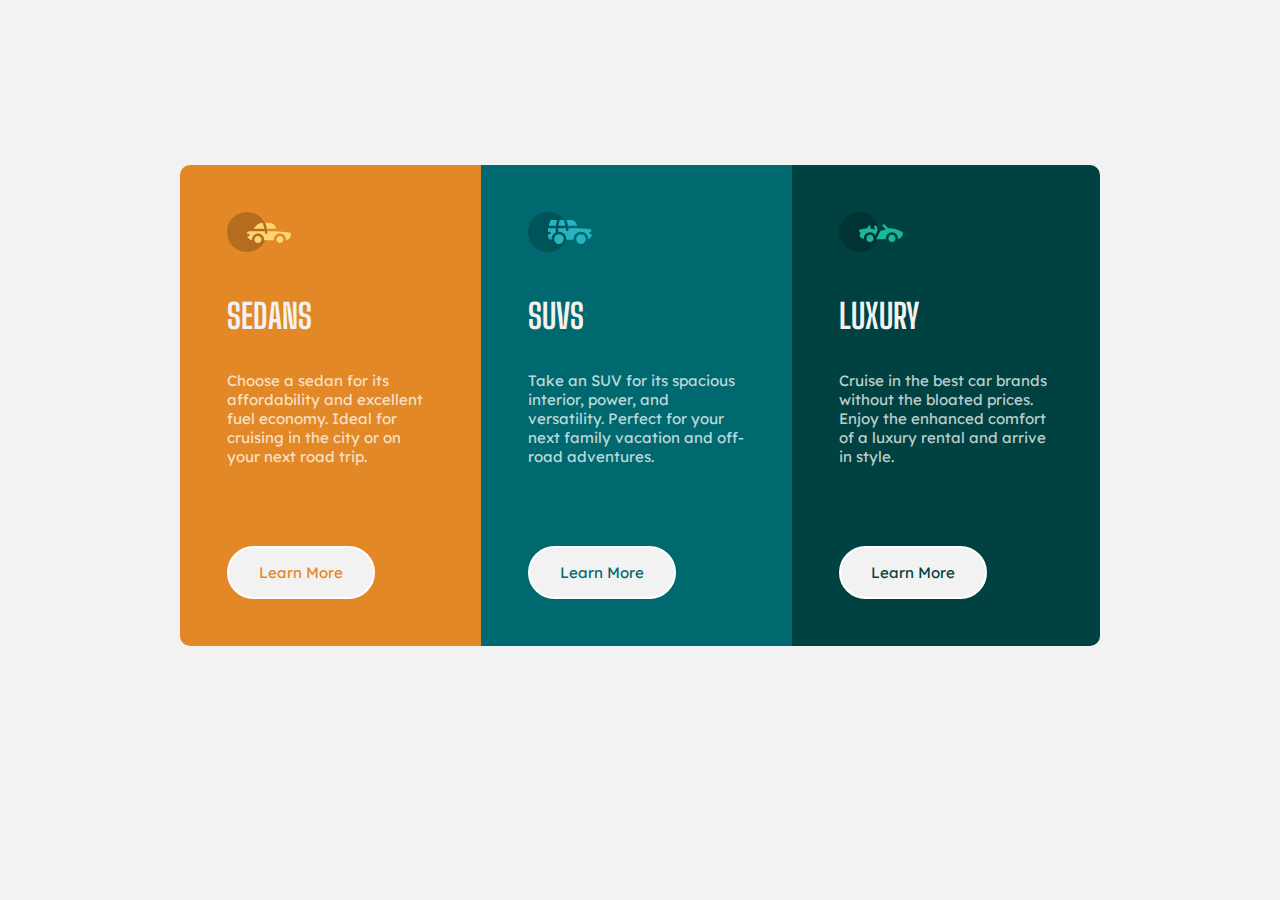
<file: 3-column-preview-card-component-main/index.html>
<!DOCTYPE html>
<html lang="en">
    <head>
        <meta charset="UTF-8" />
        <meta name="viewport" content="width=device-width, initial-scale=1.0" />
        <!-- displays site properly based on user's device -->
        <link
            rel="icon"
            type="image/png"
            sizes="32x32"
            href="./images/favicon-32x32.png"
        />
        <link
            rel="stylesheet"
            href="https://fonts.googleapis.com/css?family=Lexend Deca|Big Shoulders Display"
        />
        <link rel="stylesheet" href="./css/styles.css" />
        <title>Frontend Mentor | 3-column preview card component</title>
    </head>
    <body>
        <div class="cards-wrapper">
            <div class="card card-sedans">
                <div class="icon-wrapper">
                    <img src="./images/icon-sedans.svg" alt="Icon Sedans" />
                </div>
                <h1>Sedans</h1>
                <p>
                    Choose a sedan for its affordability and excellent fuel
                    economy. Ideal for cruising in the city or on your next road
                    trip.
                </p>
                <a href="#" class="btn-learn-more">Learn More</a>
            </div>
            <div class="card card-suvs">
                <div class="icon-wrapper">
                    <img src="./images/icon-suvs.svg" alt="Icon Suvs" />
                </div>
                <h1>Suvs</h1>
                <p>
                    Take an SUV for its spacious interior, power, and
                    versatility. Perfect for your next family vacation and
                    off-road adventures.
                </p>
                <a href="#" class="btn-learn-more">Learn More</a>
            </div>
            <div class="card card-luxury">
                <div class="icon-wrapper">
                    <img src="./images/icon-luxury.svg" alt="Icon Luxury" />
                </div>
                <h1>Luxury</h1>
                <p>
                    Cruise in the best car brands without the bloated prices.
                    Enjoy the enhanced comfort of a luxury rental and arrive in
                    style.
                </p>
                <a href="#" class="btn-learn-more">Learn More</a>
            </div>
        </div>
    </body>
</html>
</file>
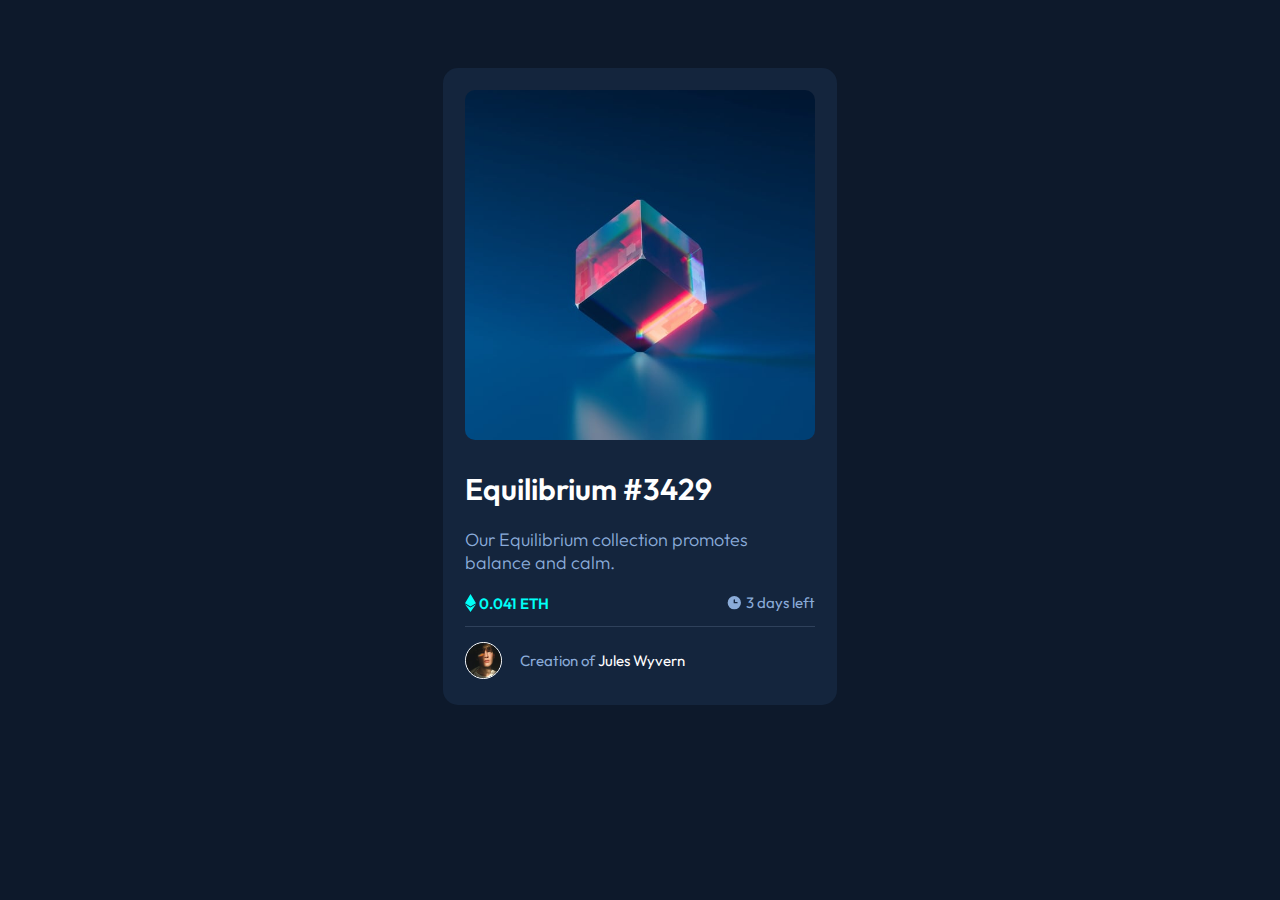
<file: nft-preview-card-component-main/index.html>
<!DOCTYPE html>
<html lang="en">
    <head>
        <meta charset="UTF-8" />
        <meta name="viewport" content="width=device-width, initial-scale=1.0" />
        <!-- displays site properly based on user's device -->
        <link
            rel="icon"
            type="image/png"
            sizes="32x32"
            href="./images/favicon-32x32.png"
        />
        <link
            rel="stylesheet"
            href="https://fonts.googleapis.com/css?family=Outfit"
        />
        <link rel="stylesheet" href="css/style.css" />
        <title>Frontend Mentor | NFT preview card component</title>
    </head>
    <body>
        <div class="nft">
            <div class="nft-image-wrapper">
                <div class="nft-image-overlay">
                    <img src="./images/icon-view.svg" alt="icon view" />
                </div>
                <img
                    class="nft-image"
                    src="./images/image-equilibrium.jpg"
                    alt="Equilibrium"
                />
            </div>
            <div class="nft-text">
                <h1 class="nft-heading">Equilibrium #3429</h1>
                <p class="nft-description">
                    Our Equilibrium collection promotes balance and calm.
                </p>
                <div class="nft-info">
                    <div class="nft-eth">
                        <img
                            src="./images/icon-ethereum.svg"
                            alt="icon etherum"
                        />
                        <span>0.041 ETH</span>
                    </div>
                    <div class="nft-days">
                        <img src="./images/icon-clock.svg" alt="icon clock" />
                        <span>3 days left</span>
                    </div>
                </div>
                <div class="nft-creation">
                    <img src="./images/image-avatar.png" alt="Avatar" />
                    <p>Creation of <span>Jules Wyvern</span></p>
                </div>
            </div>
        </div>
    </body>
</html>
</file>
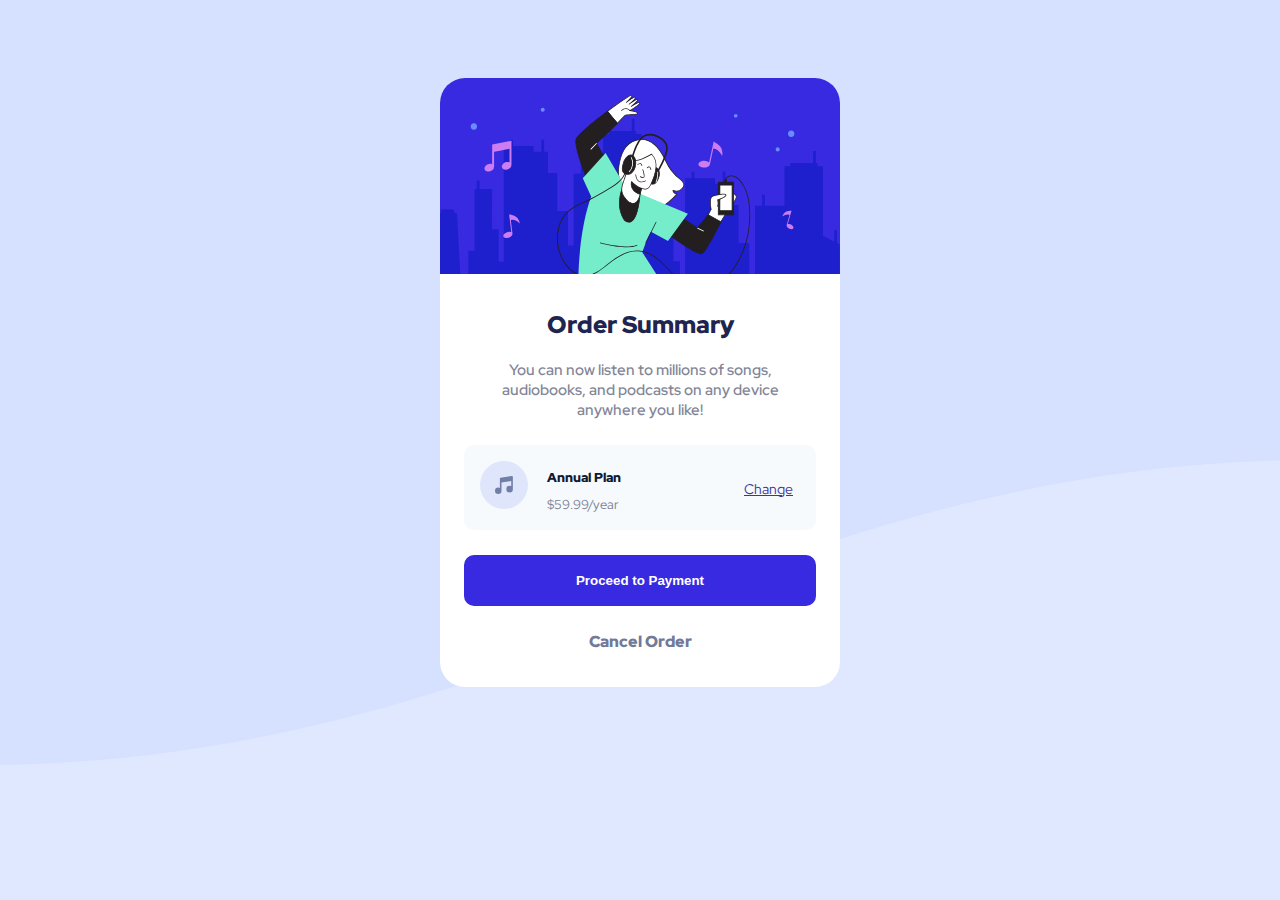
<file: order-summary-component-main/index.html>
<!DOCTYPE html>
<html lang="en">
    <head>
        <meta charset="UTF-8" />
        <meta name="viewport" content="width=device-width, initial-scale=1.0" />
        <!-- displays site properly based on user's device -->
        <link
            rel="icon"
            type="image/png"
            sizes="32x32"
            href="./images/favicon-32x32.png"
        />
        <link
            rel="stylesheet"
            href="https://fonts.googleapis.com/css?family=Red Hat Display"
        />
        <link rel="stylesheet" href="./css/styles.css" />
        <title>Frontend Mentor | Order summary card</title>
    </head>
    <body>
        <div class="order">
            <div class="image-wrapper">
                <img
                    src="./images/illustration-hero.svg"
                    alt="Hero Illustration"
                />
            </div>
            <div class="order-inner">
                <div class="order-text">
                    <h1>Order Summary</h1>
                    <p class="order-description">
                        You can now listen to millions of songs, audiobooks, and
                        podcasts on any device anywhere you like!
                    </p>
                </div>
                <div class="order-plan">
                    <div class="order-music-wrapper">
                        <img src="./images/icon-music.svg" alt="Icon Music" />
                    </div>
                    <div class="order-pricing">
                        <p class="annual-plan">Annual Plan</p>
                        <p class="yearly-pricing">$59.99/year</p>
                    </div>
                    <div class="order-change">
                        <a href="#">Change</a>
                    </div>
                </div>
                <button class="btn-primary">Proceed to Payment</button>
                <a href="#" class="btn-cancel">Cancel Order</a>
            </div>
        </div>
    </body>
</html>
</file>
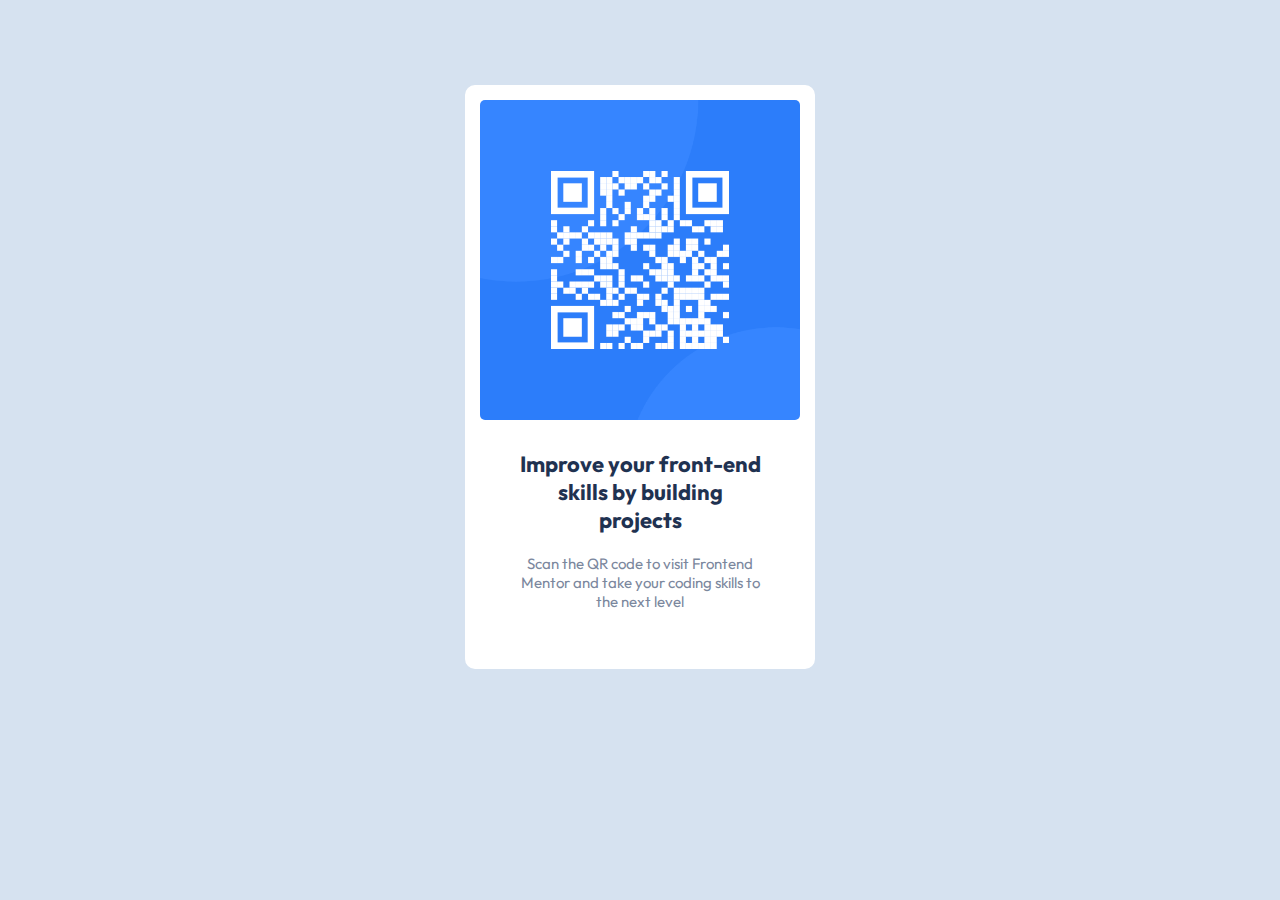
<file: qr-code-component-main/index.html>
<!DOCTYPE html>
<html lang="en">
    <head>
        <meta charset="UTF-8" />
        <meta name="viewport" content="width=device-width, initial-scale=1.0" />
        <!-- displays site properly based on user's device -->
        <link
            rel="icon"
            type="image/png"
            sizes="32x32"
            href="./images/favicon-32x32.png"
        />
        <link
            rel="stylesheet"
            href="https://fonts.googleapis.com/css?family=Outfit"
        />
        <link rel="stylesheet" href="./css/style.css" />
        <title>Frontend Mentor | QR code component</title>
    </head>
    <body>
        <div class="qr">
            <div class="qr-image-wrapper">
                <img src="./images/image-qr-code.png" alt="Qr Code" />
            </div>
            <div class="qr-text">
                <p class="qr-heading">
                    Improve your front-end skills by building projects
                </p>
                <p class="qr-description">
                    Scan the QR code to visit Frontend Mentor and take your
                    coding skills to the next level
                </p>
            </div>
        </div>
    </body>
</html>
</file>
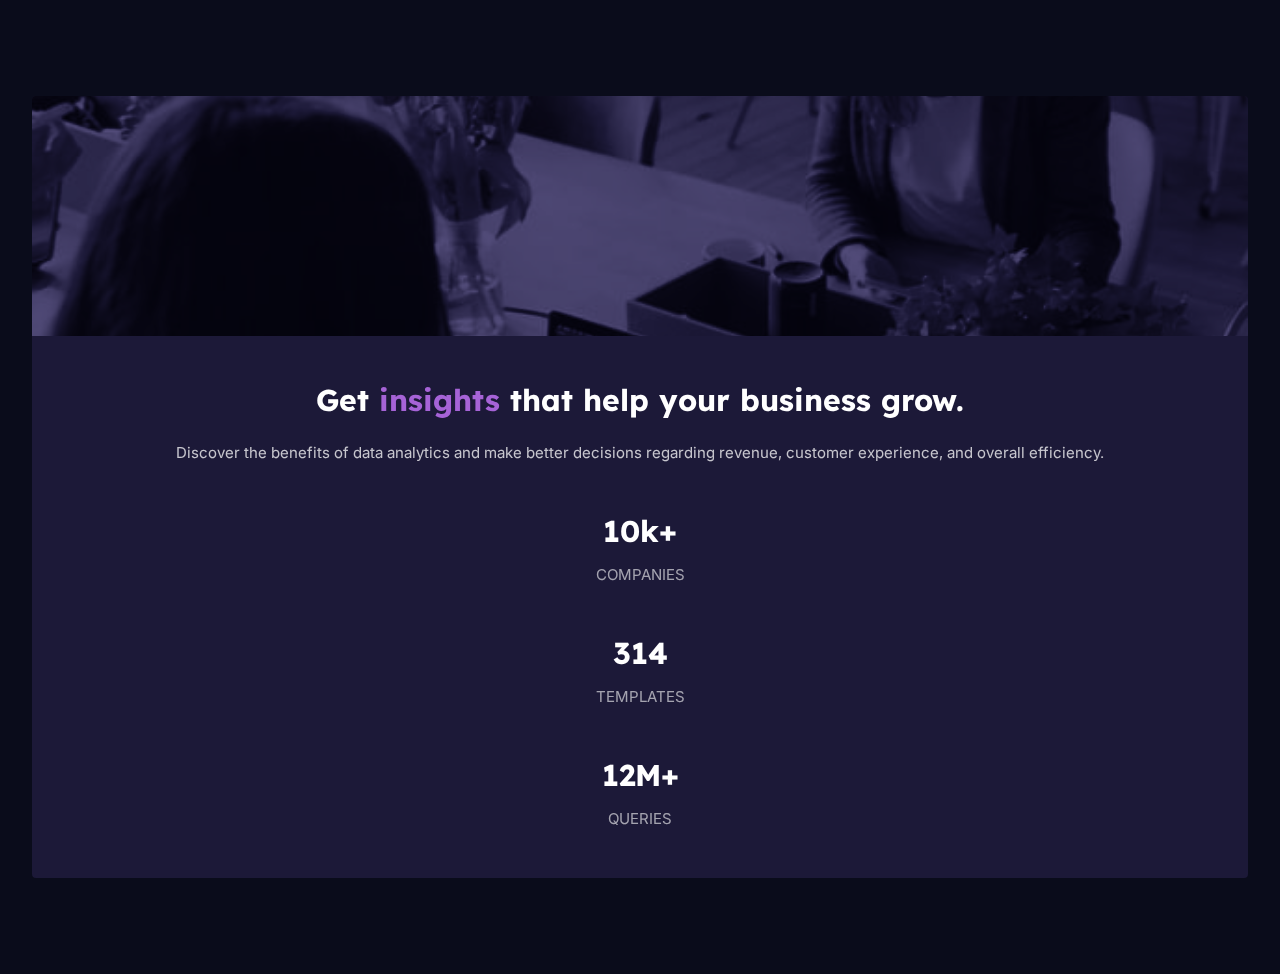
<file: stats-preview-card-component-main/index.html>
<!DOCTYPE html>
<html lang="en">
    <head>
        <meta charset="UTF-8" />
        <meta name="viewport" content="width=device-width, initial-scale=1.0" />
        <!-- displays site properly based on user's device -->
        <link
            rel="icon"
            type="image/png"
            sizes="32x32"
            href="./images/favicon-32x32.png"
        />
        <link rel="stylesheet" href="./css/style.css" />
        <link
            rel="stylesheet"
            href="https://fonts.googleapis.com/css?family=Inter|Lexend Deca"
        />
        <title>Frontend Mentor | Stats preview card component</title>
    </head>
    <body>
        <div class="card">
            <div class="main-image" alt="Main Image"></div>
            <div class="card-text">
                <div class="card-text-inner">
                    <h1 class="card-title">
                        Get <span>insights</span> that help your business grow.
                    </h1>
                    <p class="description">
                        Discover the benefits of data analytics and make better
                        decisions regarding revenue, customer experience, and
                        overall efficiency.
                    </p>

                    <div class="stats-wrapper">
                        <div class="stats">
                            <h1 class="stats-title">10k+</h1>
                            <p class="stats-subtitle">companies</p>
                        </div>
                        <div class="stats">
                            <h1 class="stats-title">314</h1>
                            <p class="stats-subtitle">templates</p>
                        </div>
                        <div class="stats">
                            <h1 class="stats-title">12M+</h1>
                            <p class="stats-subtitle">queries</p>
                        </div>
                    </div>
                </div>
            </div>
        </div>
    </body>
</html>
</file>
<file: 3-column-preview-card-component-main/css/styles.css>
body {
    font-size: 15px;
    font-family: "Lexend Deca";
    background-color: hsl(0, 0%, 95%);
}

.card p {
    color: hsla(0, 0%, 100%, 0.75);
    margin-bottom: 25px;
    font-size: 14px;
}

.card h1 {
    font-family: "Big Shoulders Display";
    font-size: 34px;
    color: hsl(0, 0%, 95%);
    text-transform: uppercase;
    margin-top: 40px;
    margin-bottom: 35px;
}

.card a {
    display: inline-block;
    background-color: hsl(0, 0%, 95%);
    border: 2px solid white;
    text-decoration: none;
    padding: 15px 30px;
    border-radius: 50px;
}

.cards-wrapper {
    display: flex;
    flex-direction: column;
    margin-top: 85px;
    margin-bottom: 85px;
    margin-left: auto;
    margin-right: auto;
    width: calc(100% - 44px);
}

.card {
    padding: 47px;
}

.card-sedans {
    background-color: hsl(31, 77%, 52%);
    border-radius: 10px 10px 0 0;
}

.card-sedans a {
    color: hsl(31, 77%, 52%);
}

.card-suvs {
    background-color: hsl(184, 100%, 22%);
}

.card-suvs a {
    color: hsl(184, 100%, 22%);
}

.card-luxury {
    background-color: hsl(179, 100%, 13%);
    border-radius: 0 0 10px 10px;
}

.card-luxury a {
    color: hsl(179, 100%, 13%);
}

@media screen and (min-width: 921px) {
    .cards-wrapper {
        width: 920px;
        margin: 165px auto;
        flex-direction: row;
    }

    .card p {
        font-size: 15px;
        margin-bottom: 80px;
    }

    .card-sedans {
        border-radius: 10px 0 0 10px;
    }

    .card-luxury {
        border-radius: 0 10px 10px 0;
    }

    .card a:hover {
        background-color: transparent;
        border: 2px solid white;
        color: white;
    }
}
</file>
<file: nft-preview-card-component-main/css/style.css>
body {
    font-size: 15px;
    font-family: "Outfit";
    background-color: hsl(217, 54%, 11%);
    padding: 60px 0;
    color: hsl(0, 0%, 100%);
}

.nft {
    background-color: hsl(216, 50%, 16%);
    padding: 22px;
    border-radius: 15px;
    width: calc(100% - 48px);
}

.nft-image {
    max-width: 100%;
    border-radius: 10px;
    margin: 0 auto 30px;
    display: block;
}

.nft-heading {
    margin-top: 0;
    margin-bottom: 20px;
    font-weight: 600;
}

.nft-heading:hover {
    color: hsl(178, 100%, 50%);
    cursor: pointer;
}

.nft-description {
    color: hsl(215, 51%, 70%);
    font-weight: 300;
    font-size: 16px;
    margin-bottom: 20px;
}

.nft-info {
    display: flex;
    padding-bottom: 10px;
    border-bottom: 1px solid hsl(215, 32%, 27%);
    margin-bottom: 15px;
}

.nft-eth,
.nft-days {
    width: 50%;
}

.nft-eth span {
    font-weight: 600;
    color: hsl(178, 100%, 50%);
    top: -3px;
    position: relative;
}

.nft-days {
    text-align: right;
}

.nft-days span {
    color: hsl(215, 51%, 70%);
    top: -3px;
    position: relative;
}

.nft-creation img {
    width: 35px;
    border-radius: 50%;
    border: 1px solid white;
    display: inline-block;
    margin-right: 15px;
}

.nft-creation p {
    display: inline-block;
    margin: 0;
    position: relative;
    top: -13px;
    color: hsl(215, 51%, 70%);
}

.nft-creation p span {
    color: white;
}

.nft-creation p span:hover {
    cursor: pointer;
    color: hsl(178, 100%, 50%);
}

.nft-image-wrapper {
    position: relative;
}

.nft-image-wrapper:hover .nft-image-overlay {
    display: block;
}

.nft-image-overlay {
    border-radius: 10px;
    height: 100%;
    position: absolute;
    width: 100%;
    background-color: hsla(178, 100%, 50%, 0.6);
    cursor: pointer;
    display: none;
}

.nft-image-overlay img {
    position: absolute;
    top: 50%;
    left: 50%;
    transform: translate(-50%, -50%);
}

@media screen and (min-width: 376px) {
    .nft {
        max-width: 350px;
        margin-left: auto;
        margin-right: auto;
    }

    .nft-description {
        font-size: 18px;
    }
}
</file>
<file: order-summary-component-main/css/styles.css>
body {
    font-family: "Red Hat Display";
    font-size: 16px;
    background-color: hsl(225, 100%, 94%);
    padding: 70px 0;
}

.order {
    width: calc(100% - 48px);
    border-radius: 25px;
    background-color: white;
    margin: 0 auto;
}

.image-wrapper img {
    max-width: 100%;
    display: block;
    margin: 0 auto;
    border-radius: 25px 25px 0 0;
}

.order-inner {
    padding: 0 24px;
    display: flex;
    flex-direction: column;
}

.order-text {
    text-align: center;
}

.order-text h1 {
    font-weight: 900;
    margin-top: 35px;
    margin-bottom: 20px;
    font-size: 24px;
    color: #20254f;
}

.order-text p {
    color: #838697;
    font-size: 15px;
    font-weight: 600;
}

.order-text {
    margin-bottom: 25px;
}

.order-plan {
    padding: 16px;
    background-color: #f6fafd;
    border-radius: 10px;
    margin-bottom: 25px;
}

.order-music-wrapper,
.order-pricing,
.order-change {
    display: inline-block;
}

.order-music-wrapper {
    margin-right: 16px;
}

.order-change {
    margin-left: 40px;
}

.annual-plan {
    color: #0f1932;
    font-weight: 900;
    margin-top: 0;
    margin-bottom: 10px;
    font-size: 13px;
}

.yearly-pricing {
    color: #7d8296;
    margin: 0;
    font-size: 13px;
}

.order-change a {
    font-size: 14px;
    color: #40359d;
    position: relative;
    top: -15px;
}

.btn-primary {
    display: block;
    width: 100%;
    text-align: center;
    color: white;
    font-weight: 900;
    background-color: #382ae1;
    border: 0;
    padding-top: 18px;
    padding-bottom: 18px;
    border-radius: 10px;
    margin-bottom: 25px;
    cursor: pointer;
}

.btn-cancel {
    display: block;
    text-decoration: none;
    text-align: center;
    color: #717a97;
    font-weight: 900;
    margin-bottom: 35px;
}

@media screen and (min-width: 401px) {
    body {
        background-image: url("../images/pattern-background-desktop.svg");
        background-size: cover;
        background-position: top;
        background-repeat: no-repeat;
    }

    .order {
        width: 400px;
    }

    .order-change {
        margin-left: 120px;
    }

    .order-description {
        width: 80%;
        margin: 0 auto;
    }
}
</file>
<file: qr-code-component-main/css/style.css>
body {
    font-family: "Outfit";
    font-size: 15px;
    font-weight: 400;
    background-color: hsl(212, 45%, 89%);
}

.qr {
    margin-top: 85px;
    margin-bottom: 85px;
    border: 15px solid hsl(0, 0%, 100%);
    border-radius: 10px;
    background-color: hsl(0, 0%, 100%);
}

.qr-image-wrapper img {
    max-width: 100%;
    border-radius: 5px;
    margin: 0 auto;
    display: block;
}

.qr-image-wrapper {
    margin-bottom: 30px;
}

.qr-text {
    text-align: center;
    padding: 0 35px;
}

.qr-heading {
    color: hsl(218, 44%, 22%);
    font-size: 22px;
    font-weight: 700;
    margin-top: 0;
    margin-bottom: 20px;
}

.qr-description {
    margin-top: 0;
    margin-bottom: 43px;
    color: hsl(220, 15%, 55%);
}

@media screen and (min-width: 376px) {
    .qr {
        max-width: 320px;
        margin: 85px auto;
    }
}
</file>
<file: stats-preview-card-component-main/css/style.css>
body {
    padding: 88px 24px;
    background-color: #0a0c1b;
    color: white;
    font-family: Inter;
    font-weight: 400;
    font-size: 15px;
}

.card {
    display: flex;
    flex-direction: column;
    border-radius: 4px;
    background-color: #1c1938;
}

.card-text-inner {
    padding-left: 25px;
    padding-right: 25px;
}

.card h1 {
    font-family: Lexend Deca;
    font-weight: 700;
    margin-top: 45px;
    margin-bottom: 24px;
    text-align: center;
}

.card h1 span {
    color: #a663d7;
}

.card .main-image {
    background-image: url("../images/image-header-mobile.jpg");
    min-height: 240px;
    width: 100%;
    background-size: cover;
    background-position: center;
    border-radius: 4px 4px 0 0;
    mix-blend-mode: soft-light;
}

.card .description {
    margin-bottom: 50px;
    text-align: center;
    color: hsla(0, 0%, 100%, 0.75);
}

.card .stats-wrapper {
    display: flex;
    flex-direction: column;
}

.card .stats {
    margin-bottom: 35px;
    text-align: center;
}

.card .stats .stats-title {
    font-family: Lexend Deca;
    font-weight: 700;
    margin-top: 0;
    margin-bottom: 15px;
}

.card .stats .stats-subtitle {
    color: hsla(0, 0%, 100%, 0.6);
    text-transform: uppercase;
}

@media screen and (min-width: 1440px) {
    body {
        padding: 175px 160px;
    }

    .card {
        flex-direction: row-reverse;
        max-width: 1110px;
        flex-wrap: wrap;
        margin: 0 auto;
    }

    .card-text,
    .card .main-image {
        width: 50%;
    }

    .card .main-image {
        background-image: url("../images/image-header-desktop.jpg");
    }

    .card-text-inner {
        /*
        padding-left: 70px;
        padding-right: 120px;
        */
        width: 70%;
        margin: 0 auto;
    }

    .card-title {
        margin-top: 75px;
    }

    .card .main-image img {
        max-height: 100%;
        border-radius: 0 4px 4px 0;
    }

    .card .stats-wrapper {
        flex-direction: row;
    }

    .card .stats-wrapper .stats {
        width: 33.33%;
        margin-bottom: 60px;
    }

    .card h1 {
        text-align: left;
    }

    .card .description,
    .card .stats .stats-subtitle {
        text-align: left;
    }
}
</file>
